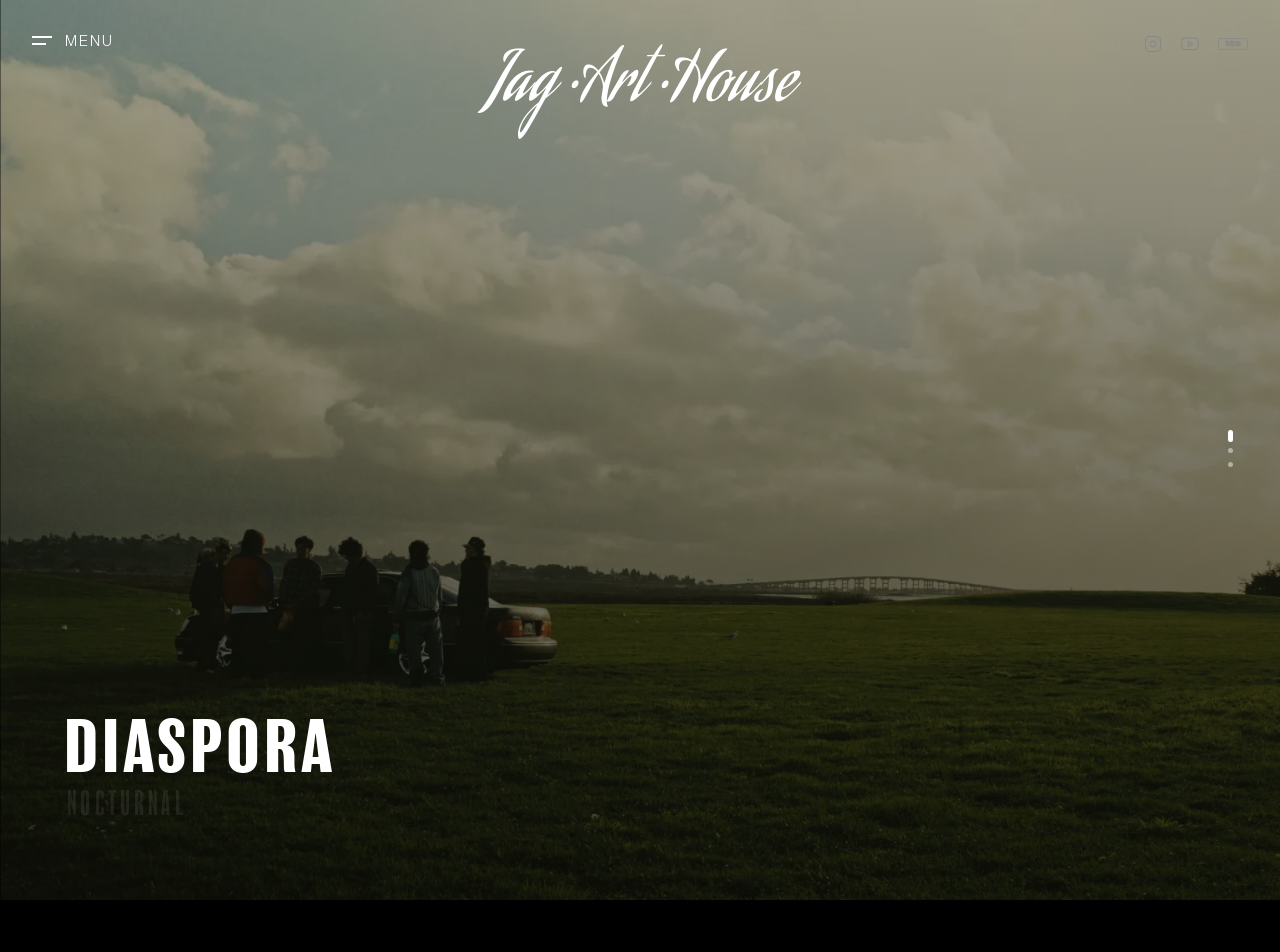
<file: index.html>
<!DOCTYPE html>
<html lang="en" class="projects-active">
<head>
    <meta charset="UTF-8">
    <meta name="viewport" content="width=device-width, initial-scale=1.0">
    <title>Jag 'Arthouse' Manalang | Bay Area &amp; LA Cinematographer</title>
    <meta name="description" content="Jag 'Arthouse' Manalang is a Bay Area and Los Angeles cinematographer creating atmospheric films, music videos, commercials, and documentaries.">
    <meta name="author" content="Jag 'Arthouse' Manalang">
    <meta name="keywords" content="Jag 'Arthouse' Manalang, Jag Art House, Bay Area cinematographer, Los Angeles cinematographer, camera operator, 1st AC, drone pilot, music videos, commercials, documentaries, visual artist">
    <meta name="robots" content="index, follow, max-image-preview:large, max-snippet:-1, max-video-preview:-1">
    <meta name="theme-color" content="#000000">
    <link rel="canonical" href="https://jagarthouse.com/">
    <link rel="me" href="https://www.instagram.com/jagarthouse/">
    <link rel="me" href="https://www.youtube.com/@jagarthouse">
    <link rel="me" href="https://www.imdb.com/name/nm18866816/">

    <!-- Open Graph / Facebook -->
    <meta property="og:type" content="website">
    <meta property="og:url" content="https://jagarthouse.com/">
    <meta property="og:title" content="Jag 'Arthouse' Manalang | Bay Area &amp; LA Cinematographer">
    <meta property="og:description" content="Jag 'Arthouse' Manalang is a Bay Area and Los Angeles cinematographer creating atmospheric films, music videos, commercials, and documentaries.">
    <meta property="og:image" content="https://jagarthouse.com/videos/CKK_party.webp">
    <meta property="og:image:alt" content="Jag Art House cinematic portfolio still">
    <meta property="og:locale" content="en_US">
    <meta property="og:site_name" content="Jag Art House">

    <!-- Twitter -->
    <meta name="twitter:card" content="summary_large_image">
    <meta name="twitter:url" content="https://jagarthouse.com/">
    <meta name="twitter:title" content="Jag 'Arthouse' Manalang | Bay Area &amp; LA Cinematographer">
    <meta name="twitter:description" content="Jag 'Arthouse' Manalang is a Bay Area and Los Angeles cinematographer creating atmospheric films, music videos, commercials, and documentaries.">
    <meta name="twitter:image" content="https://jagarthouse.com/videos/CKK_party.webp">
    <meta name="twitter:image:alt" content="Jag Art House cinematic portfolio still">

    <!-- Structured Data (JSON-LD) for Search & AI Search Engines -->
    <script type="application/ld+json">
    {
      "@context": "https://schema.org",
      "@graph": [
        {
          "@type": "Person",
          "@id": "https://jagarthouse.com/#person",
          "name": "Jag 'Arthouse' Manalang",
          "alternateName": [
            "Jag Manalang",
            "Jag Art House",
            "jagarthouse"
          ],
          "url": "https://jagarthouse.com/",
          "image": "https://jagarthouse.com/videos/CKK_party.webp",
          "jobTitle": "Cinematographer",
          "description": "Jag 'Arthouse' Manalang is a cinematographer with roots in the Bay Area and a growing presence in Los Angeles. Based in both, he creates atmospheric films across narrative, commercial, documentary, and music video work.",
          "sameAs": [
            "https://www.instagram.com/jagarthouse/",
            "https://www.youtube.com/@jagarthouse",
            "https://www.imdb.com/name/nm18866816/"
          ],
          "workLocation": [
            {
              "@type": "Place",
              "name": "Bay Area, California"
            },
            {
              "@type": "Place",
              "name": "Los Angeles, California"
            }
          ],
          "knowsAbout": [
            "Cinematography",
            "Camera Operation",
            "First Assistant Camera (1st AC)",
            "Drone Piloting",
            "Film Directing",
            "Visual Arts",
            "Cinematic Storytelling",
            "Music Videos",
            "Commercial Film",
            "Documentary Film",
            "Lighting",
            "Sony FX3",
            "Sony FX6",
            "Sony FX9",
            "RED Komodo",
            "DJI Ronin 4D"
          ],
          "hasOccupation": {
            "@type": "Occupation",
            "name": "Cinematographer",
            "occupationLocation": [
              {
                "@type": "Place",
                "name": "Bay Area, California"
              },
              {
                "@type": "Place",
                "name": "Los Angeles, California"
              }
            ]
          }
        },
        {
          "@type": "WebSite",
          "@id": "https://jagarthouse.com/#website",
          "url": "https://jagarthouse.com/",
          "name": "Jag Art House",
          "publisher": {
            "@id": "https://jagarthouse.com/#person"
          },
          "about": {
            "@id": "https://jagarthouse.com/#person"
          },
          "inLanguage": "en-US",
          "description": "Portfolio of Jag 'Arthouse' Manalang, a cinematographer based in the Bay Area and Los Angeles."
        },
        {
          "@type": "WebPage",
          "@id": "https://jagarthouse.com/#webpage",
          "url": "https://jagarthouse.com/",
          "name": "Jag 'Arthouse' Manalang | Bay Area & LA Cinematographer",
          "isPartOf": {
            "@id": "https://jagarthouse.com/#website"
          },
          "about": {
            "@id": "https://jagarthouse.com/#person"
          },
          "mainEntity": {
            "@id": "https://jagarthouse.com/#person"
          },
          "primaryImageOfPage": {
            "@id": "https://jagarthouse.com/#primaryimage"
          },
          "inLanguage": "en-US",
          "dateModified": "2026-10-20"
        },
        {
          "@type": "ImageObject",
          "@id": "https://jagarthouse.com/#primaryimage",
          "url": "https://jagarthouse.com/videos/CKK_party.webp",
          "contentUrl": "https://jagarthouse.com/videos/CKK_party.webp",
          "caption": "Jag Art House cinematic portfolio still",
          "representativeOfPage": true
        },
        {
          "@type": "CreativeWork",
          "name": "DIASPORA",
          "creator": {
            "@id": "https://jagarthouse.com/#person"
          },
          "genre": "Short Film",
          "datePublished": "2026",
          "description": "An atmospheric short film exploring displacement, identity, and personal heritage through stylized cinematography.",
          "thumbnailUrl": "https://jagarthouse.com/videos/DIASPORA_shortfilm1_thumb.webp"
        },
        {
          "@type": "CreativeWork",
          "name": "NOCTURNAL",
          "creator": {
            "@id": "https://jagarthouse.com/#person"
          },
          "genre": "Visual Art / Experimental",
          "datePublished": "2026",
          "description": "A dark, moody cinematic study of urban nightlife, high-contrast shadows, and neon aesthetics.",
          "thumbnailUrl": "https://jagarthouse.com/videos/NOCTURNAL1_thumb.webp"
        },
        {
          "@type": "CreativeWork",
          "name": "PINKWALL",
          "creator": {
            "@id": "https://jagarthouse.com/#person"
          },
          "genre": "Music Video / Fashion Film",
          "datePublished": "2026",
          "description": "A vibrant visual celebration of youthful energy, pop aesthetics, and dynamic pastel color palettes.",
          "thumbnailUrl": "https://jagarthouse.com/videos/GirlsInLA_thumb.webp"
        },
        {
          "@type": "CreativeWork",
          "name": "KILLER SERVE",
          "creator": {
            "@id": "https://jagarthouse.com/#person"
          },
          "genre": "Commercial / Sports Film",
          "datePublished": "2026",
          "description": "High-energy sports commercial cinematography capturing athletic precision, training grit, and intense movement.",
          "thumbnailUrl": "https://jagarthouse.com/videos/KillerServe_thumb.webp"
        },
        {
          "@type": "CreativeWork",
          "name": "BIGGER PROBLEMS",
          "creator": {
            "@id": "https://jagarthouse.com/#person"
          },
          "genre": "Music Video / Narrative",
          "datePublished": "2026",
          "description": "A narrative-driven music video blending intimate performances with cinematic storytelling and low-key lighting.",
          "thumbnailUrl": "https://jagarthouse.com/videos/BiggerProblems_TeYo1_thumb.webp"
        },
        {
          "@type": "CreativeWork",
          "name": "HALLOWEEKEND",
          "creator": {
            "@id": "https://jagarthouse.com/#person"
          },
          "genre": "Event / Aftermovie",
          "datePublished": "2026",
          "description": "An immersive event aftermovie capturing raw nightlife energy, stylized transitions, and party atmosphere.",
          "thumbnailUrl": "https://jagarthouse.com/videos/CKK_party.webp"
        },
        {
          "@type": "CreativeWork",
          "name": "MAGNOLIA",
          "creator": {
            "@id": "https://jagarthouse.com/#person"
          },
          "genre": "Commercial / Narrative",
          "datePublished": "2026",
          "description": "A subtle, emotive short commercial piece focusing on natural lighting, organic environments, and human connection.",
          "thumbnailUrl": "https://jagarthouse.com/videos/untitled8.webp"
        },
        {
          "@type": "CreativeWork",
          "name": "NEW NUISANCE",
          "creator": {
            "@id": "https://jagarthouse.com/#person"
          },
          "genre": "Experimental / Short Film",
          "datePublished": "2026",
          "description": "A gritty, raw low-fidelity exploration of modern urban isolation and fast-paced montage editing.",
          "thumbnailUrl": "https://jagarthouse.com/videos/untitled5_thumb.webp"
        },
        {
          "@type": "CreativeWork",
          "name": "BAD",
          "creator": {
            "@id": "https://jagarthouse.com/#person"
          },
          "genre": "Music Video",
          "datePublished": "2026",
          "description": "A highly stylized, fast-tempo music video utilizing complex choreography and dynamic tracking shots.",
          "thumbnailUrl": "https://jagarthouse.com/videos/Marado_BAD_mv1_thumb.webp"
        },
        {
          "@type": "CreativeWork",
          "name": "DOWN IN LA",
          "creator": {
            "@id": "https://jagarthouse.com/#person"
          },
          "genre": "Visual Poem",
          "datePublished": "2026",
          "description": "A nostalgic visual journey capturing the unique streets, architecture, and distinct golden light of Los Angeles.",
          "thumbnailUrl": "https://jagarthouse.com/videos/DowninLA_thumb.webp"
        },
        {
          "@type": "CreativeWork",
          "name": "SANTA SUSANA",
          "creator": {
            "@id": "https://jagarthouse.com/#person"
          },
          "genre": "Narrative / Drama",
          "datePublished": "2026",
          "description": "A cinematic short film set in dramatic desert canyon landscapes, emphasizing environmental scale and performance.",
          "thumbnailUrl": "https://jagarthouse.com/videos/untitled7.webp"
        },
        {
          "@type": "CreativeWork",
          "name": "HEIGHTS of MARINA",
          "creator": {
            "@id": "https://jagarthouse.com/#person"
          },
          "genre": "Commercial / Architectural",
          "datePublished": "2026",
          "description": "Premium promotional real estate film showcasing modern architecture, luxury interiors, and grand layouts.",
          "thumbnailUrl": "https://jagarthouse.com/videos/Diaspora_Promo_thumb.webp"
        },
        {
          "@type": "CreativeWork",
          "name": "OLDIES BUT GOLDIES",
          "creator": {
            "@id": "https://jagarthouse.com/#person"
          },
          "genre": "Visual Art / Retrospective",
          "datePublished": "2025",
          "description": "A stylized retro-graded piece paying homage to classic vintage film stocks and warm, nostalgic compositions.",
          "thumbnailUrl": "https://jagarthouse.com/videos/OldiesButGoldies_thumb.webp"
        },
        {
          "@type": "CreativeWork",
          "name": "SIMILIS",
          "creator": {
            "@id": "https://jagarthouse.com/#person"
          },
          "genre": "Short Film / Sci-Fi",
          "datePublished": "2026",
          "description": "A moody sci-fi visual short examining themes of symmetry, reflection, and human interaction.",
          "thumbnailUrl": "https://jagarthouse.com/videos/SIMILIS_thumb.webp"
        },
        {
          "@type": "CreativeWork",
          "name": "YALA Spec Ad",
          "creator": {
            "@id": "https://jagarthouse.com/#person"
          },
          "genre": "Commercial / Spec Ad",
          "datePublished": "2026",
          "description": "A sleek, spec advertisement showcasing modern lifestyle products and bold visual branding.",
          "thumbnailUrl": "https://jagarthouse.com/videos/yala_specad_thumb.webp"
        },
        {
          "@type": "CreativeWork",
          "name": "CALL ME WHEN YOU CAN",
          "creator": {
            "@id": "https://jagarthouse.com/#person"
          },
          "genre": "Narrative / Drama",
          "datePublished": "2026",
          "description": "A suspenseful and intimate narrative short focusing on isolation and telephonic conversations.",
          "thumbnailUrl": "https://jagarthouse.com/videos/untitled1_thumb.webp"
        },
        {
          "@type": "CreativeWork",
          "name": "YERBA ISLE",
          "creator": {
            "@id": "https://jagarthouse.com/#person"
          },
          "genre": "Visual Poem / Travel",
          "datePublished": "2026",
          "description": "A serene visual journey showcasing coastal environments and tranquil natural compositions.",
          "thumbnailUrl": "https://jagarthouse.com/videos/untitled2_thumb.webp"
        },
        {
          "@type": "CreativeWork",
          "name": "SAY, DELILAH",
          "creator": {
            "@id": "https://jagarthouse.com/#person"
          },
          "genre": "Music Video / Romance",
          "datePublished": "2026",
          "description": "A dreamy, romance-inspired music video utilizing soft lighting and emotional storytelling.",
          "thumbnailUrl": "https://jagarthouse.com/videos/untitled3_thumb.webp"
        },
        {
          "@type": "CreativeWork",
          "name": "JAY SOMBER of WHITHER",
          "creator": {
            "@id": "https://jagarthouse.com/#person"
          },
          "genre": "Portrait / Documentary",
          "datePublished": "2026",
          "description": "An intimate documentary portrait of artist Jay Somber detailing creative processes.",
          "thumbnailUrl": "https://jagarthouse.com/videos/untitled4_thumb.webp"
        },
        {
          "@type": "CreativeWork",
          "name": "MARADO PreVis",
          "creator": {
            "@id": "https://jagarthouse.com/#person"
          },
          "genre": "Behind the Scenes / Pre-visualization",
          "datePublished": "2026",
          "description": "Behind-the-scenes layout planning and early visual concept tests.",
          "thumbnailUrl": "https://jagarthouse.com/videos/Marado_MV_test_thumb.webp"
        },
        {
          "@type": "CreativeWork",
          "name": "DIASPORA PreVis",
          "creator": {
            "@id": "https://jagarthouse.com/#person"
          },
          "genre": "Behind the Scenes / Pre-visualization",
          "datePublished": "2026",
          "description": "Early shot-composition drafting and location test reel.",
          "thumbnailUrl": "https://jagarthouse.com/videos/Diaspora_PreVis_thumb.webp"
        }
      ]
    }
    </script>

    <link rel="stylesheet" href="css/style.css">
    <!-- Google tag (gtag.js) -->
    <script async src="https://www.googletagmanager.com/gtag/js?id=G-RLBW42KJ6Z"></script>
    <script>
        window.dataLayer = window.dataLayer || [];
        function gtag(){dataLayer.push(arguments);}
        gtag('js', new Date());

        gtag('config', 'G-RLBW42KJ6Z');
    </script>
</head>
<body class="projects-active">
    <!-- Menu Toggle Button -->
    <button id="menu-toggle" aria-label="Toggle Navigation">
        <span class="toggle-icon">
            <span class="line line-1"></span>
            <span class="line line-2"></span>
        </span>
        <span class="toggle-text">MENU</span>
    </button>

    <!-- Off-Canvas Sidebar Drawer -->
    <div id="menu-drawer">
        <nav class="drawer-nav">
            <ul class="drawer-links">
                <li style="--index: 1;"><a href="#projects" class="drawer-link">PROJECTS</a></li>
                <li style="--index: 2;"><a href="#all-films" class="drawer-link">ALL FILMS</a></li>
                <li style="--index: 3;"><a href="#about" class="drawer-link">ABOUT ME</a></li>
                <li style="--index: 4;"><a href="#contact" class="drawer-link">CONTACT</a></li>
            </ul>
        </nav>
    </div>

    <header>
        <nav>
            <!-- The spacing is intentional for jag art house  -->
            <div class="logo">Jag ·Art ·House</div> 
            <div class="header-contacts">
                <a href="https://www.instagram.com/jagarthouse/" target="_blank" rel="noopener noreferrer" class="header-contact-link" aria-label="Instagram">
                    <svg viewBox="0 0 24 24" fill="none" stroke="currentColor" stroke-width="1.5" stroke-linecap="round" stroke-linejoin="round">
                        <rect x="2" y="2" width="20" height="20" rx="5" ry="5"></rect>
                        <path d="M16 11.37A4 4 0 1 1 12.63 8 4 4 0 0 1 16 11.37z"></path>
                        <line x1="17.5" y1="6.5" x2="17.51" y2="6.5"></line>
                    </svg>
                </a>

                <a href="https://www.youtube.com/@jagarthouse" target="_blank" rel="noopener noreferrer" class="header-contact-link" aria-label="YouTube">
                    <svg viewBox="0 0 24 24" fill="none" stroke="currentColor" stroke-width="1.5" stroke-linecap="round" stroke-linejoin="round">
                        <path d="M22.54 6.42a2.78 2.78 0 0 0-1.94-2C18.88 4 12 4 12 4s-6.88 0-8.6.46a2.78 2.78 0 0 0-1.94 2a29 29 0 0 0-1.94 2A29 29 0 0 0 1 11.75a29 29 0 0 0 .46 5.33A2.78 2.78 0 0 0 3.4 19c1.72.46 8.6.46 8.6.46s6.88 0 8.6-.46a2.78 2.78 0 0 0 1.94-2 29 29 0 0 0 .46-5.25 29 29 0 0 0-.46-5.33z"></path>
                        <polygon points="9.75 15.02 15.5 11.75 9.75 8.48 9.75 15.02"></polygon>
                    </svg>
                </a>
                <a href="https://www.imdb.com/name/nm18866816/?ref_=ext_shr_sms" target="_blank" rel="noopener noreferrer" class="header-contact-link" aria-label="View Jag Manalang on IMDb">
                    <svg class="imdb-logo" viewBox="0 0 72 28" aria-hidden="true">
                        <rect x="1" y="1" width="70" height="26" rx="2"></rect>
                        <text x="36" y="19" text-anchor="middle">IMDb</text>
                    </svg>
                </a>
            </div>
        </nav>
    </header>

    <main>
        <noscript>
            <section class="noscript-section" style="padding: 40px; max-width: 800px; margin: 0 auto; font-family: sans-serif; color: #fff;">
                <h2>Films Portfolio Directory</h2>
                <p>A list of creative works by film director and cinematographer Jag Manalang. For the full interactive gallery experience, please enable JavaScript.</p>
                <h2>About Jag 'Arthouse' Manalang</h2>
                <p>Jag 'Arthouse' Manalang is a cinematographer with roots in the Bay Area and a growing presence in Los Angeles. Based in both, he creates atmospheric films across narrative, commercial, documentary, and music video work.</p>
                <p>He works fluidly as a 1st AC, camera operator, or drone pilot, bringing technical command across camera and lighting from prep through execution.</p>
                <p>With 50+ releases across Instagram, YouTube, and Vimeo, Jag has worked with over five clients, delivered two music videos, and created distinctive promotional films for an independent barber—work that helped drive a substantial increase in viewership.</p>
                <p>Gear used: Sony FX3, FX6, and FX9; RED Komodo; DJI Ronin 4D, Mini 3, Mini 4K, and RS gimbals; Steadicam. <a href="https://www.imdb.com/name/nm18866816/" target="_blank" rel="noopener noreferrer">View Jag on IMDb.</a></p>
                <ul style="line-height: 1.35;">
                    <li><strong>DIASPORA (Short Film, 2026)</strong> - An atmospheric short film exploring displacement, identity, and personal heritage.</li>
                    <li><strong>NOCTURNAL (Visual Art, 2026)</strong> - A dark, moody cinematic study of urban nightlife and high-contrast composition.</li>
                    <li><strong>PINKWALL (Music Video, 2026)</strong> - A vibrant music video/fashion film exploring youth culture and pop color styles.</li>
                    <li><strong>KILLER SERVE (Commercial, 2026)</strong> - High-energy sports commercial showcasing athletic action and precision.</li>
                    <li><strong>BIGGER PROBLEMS (Music Video, 2026)</strong> - A narrative music video blending intimate performances with dramatic lighting.</li>
                    <li><strong>HALLOWEEKEND (Event, 2026)</strong> - High-energy event aftermovie capturing nighttime party vibes.</li>
                    <li><strong>MAGNOLIA (Commercial, 2026)</strong> - Emotive short commercial focusing on natural aesthetics and human emotion.</li>
                    <li><strong>NEW NUISANCE (Experimental, 2026)</strong> - A gritty, low-fidelity film study of urban isolation.</li>
                    <li><strong>BAD (Music Video, 2026)</strong> - Stylish music video using fast camera movements and choreography.</li>
                    <li><strong>DOWN IN LA (Visual Poem, 2026)</strong> - A visual poem capturing architectural landscapes and warm tones in Los Angeles.</li>
                    <li><strong>SANTA SUSANA (Short Film, 2026)</strong> - A dramatic narrative short set against vast nature backgrounds.</li>
                    <li><strong>HEIGHTS of MARINA (Commercial, 2026)</strong> - Real estate commercial showing interior design and fluid camera movement.</li>
                    <li><strong>OLDIES BUT GOLDIES (Visual Art, 2025)</strong> - Nostalgic retrospective styled with classic vintage color grading.</li>
                    <li><strong>SIMILIS (Short Film, 2026)</strong> - Moody science fiction short focusing on geometric patterns and reflection.</li>
                    <li><strong>YALA Spec Ad (Commercial, 2026)</strong> - A modern product spec commercial highlighting visual contrast.</li>
                    <li><strong>CALL ME WHEN YOU CAN (Short Film, 2026)</strong> - Tension-filled short thriller revolving around a telephone call.</li>
                    <li><strong>YERBA ISLE (Visual Poem, 2026)</strong> - Clean landscape shots capturing coastal imagery and relaxation.</li>
                    <li><strong>SAY, DELILAH (Music Video, 2026)</strong> - A narrative-focused music video showcasing romantic storytelling.</li>
                    <li><strong>JAY SOMBER of WHITHER (Portrait, 2026)</strong> - Documentary interview exploring visual artwork design.</li>
                    <li><strong>MARADO PreVis (Pre-visualization, 2026)</strong> - Behind-the-scenes layout planning and early visual concept tests.</li>
                    <li><strong>DIASPORA PreVis (Pre-visualization, 2026)</strong> - Early shot-composition drafting and location test reel.</li>
                </ul>
            </section>
        </noscript>

        <!-- Slideshow/Hero Section (Projects View) -->
        <section id="projects-view" class="hero view active">
            <div class="video-container">
                <img id="film-poster" src="videos/CKK_party.webp" alt="Jag Art House cinematic portfolio still">
                <video id="film-video" autoplay loop muted playsinline></video>
            </div>
            <div class="overlay"></div>
            <div id="film-snap-track" class="film-snap-track" role="region" aria-label="Film slideshow" tabindex="0"></div>
            <nav id="film-pagination" class="film-pagination" aria-label="Film pages"></nav>
            
            <div class="films-container">
                <!-- Film content will be dynamically injected here -->
            </div>
        </section>

        <!-- All Films Grid Section -->
        <section id="all-films-view" class="view">
            <div class="all-films-container">
                <div class="all-films-header">
                    <h1 class="page-title"><span class="stylized-a">A</span>LL FILMS</h1>
                    <div class="sort-navigation">
                        <span class="sort-label">SORT BY:</span>
                        <button class="sort-btn is-active" data-sort="newest">NEWEST</button>
                        <button class="sort-btn" data-sort="alphabetical">A-Z</button>
                    </div>
                </div>
                <div class="all-films-grid">
                    <!-- Film cards will be dynamically injected here -->
                </div>
            </div>
        </section>

        <!-- About Me Section -->
        <section id="about-view" class="view">
            <div class="about-container">
                <h1 class="page-title"><span class="stylized-a">A</span>BOUT ME</h1>
                <div class="about-content">
                    <p class="lead-text"><strong><em>Jag 'Arthouse' Manalang is a cinematographer who moved from the Bay Area to LA.</em></strong></p>
                    <p>He visualizes untold personal stories based on his memories into atmospheric experiences, emphasizing a humanistic sonder as he pushes camerawork to new heights.</p>
                    <p>Jag brings technical command across camera and lighting, working fluidly as a 1st AC, camera operator, or drone pilot. His range adds value from prep through execution in narrative, commercial, and documentary work.</p>
                    <p>With 50+ releases across Instagram, YouTube, and Vimeo, Jag has worked with over five clients, delivered two music videos, and created distinctive promotional films for an independent barber—work that helped drive a substantial increase in viewership. With roots in the Bay Area and a growing presence in LA, he is based in both.</p>
                    <p class="bio-quote">‘One day I hope my visual art will immerse you in the feeling of nostalgia’</p>
                    <div class="gear-section">
                        <h2>Gear Used</h2>
                        <ul class="gear-list">
                            <li><strong>Sony:</strong> FX3, FX6, FX9</li>
                            <li><strong>RED:</strong> Komodo</li>
                            <li><strong>DJI:</strong> Ronin 4D, Mini 3, Mini 4K, RS gimbals</li>
                            <li>Steadicam</li>
                        </ul>
                    </div>

                </div>
            </div>
        </section>

        <!-- Contact Section -->
        <section id="contact-view" class="view">
            <div class="contact-container">
                <h1 class="page-title"><span class="stylized-a">C</span>ONTACT</h1>
                <div class="contact-content">
                    <div class="contact-socials">
                        <a href="https://www.instagram.com/jagarthouse/" target="_blank" rel="noopener noreferrer" class="contact-social-link">
                            <span class="contact-social-name">INSTAGRAM</span>
                            <span class="contact-social-handle">@jagarthouse <span aria-hidden="true">↗</span></span>
                        </a>
                        <a href="https://www.youtube.com/@jagarthouse" target="_blank" rel="noopener noreferrer" class="contact-social-link">
                            <span class="contact-social-name">YOUTUBE</span>
                            <span class="contact-social-handle">@jagarthouse <span aria-hidden="true">↗</span></span>
                        </a>
                        <a href="https://www.imdb.com/name/nm18866816/?ref_=ext_shr_sms" target="_blank" rel="noopener noreferrer" class="contact-social-link">
                            <span class="contact-social-name">IMDB</span>
                            <span class="contact-social-handle">Jag Arthouse <span aria-hidden="true">↗</span></span>
                        </a>
                    </div>
                </div>
            </div>
        </section>
    </main>

    <footer>
        <p>© MMXXVI, jag·art·house | For Motion Picture Purposes Only</p>
    </footer>

    <script src="js/main.js" defer></script>
</body>
</html>
</file>
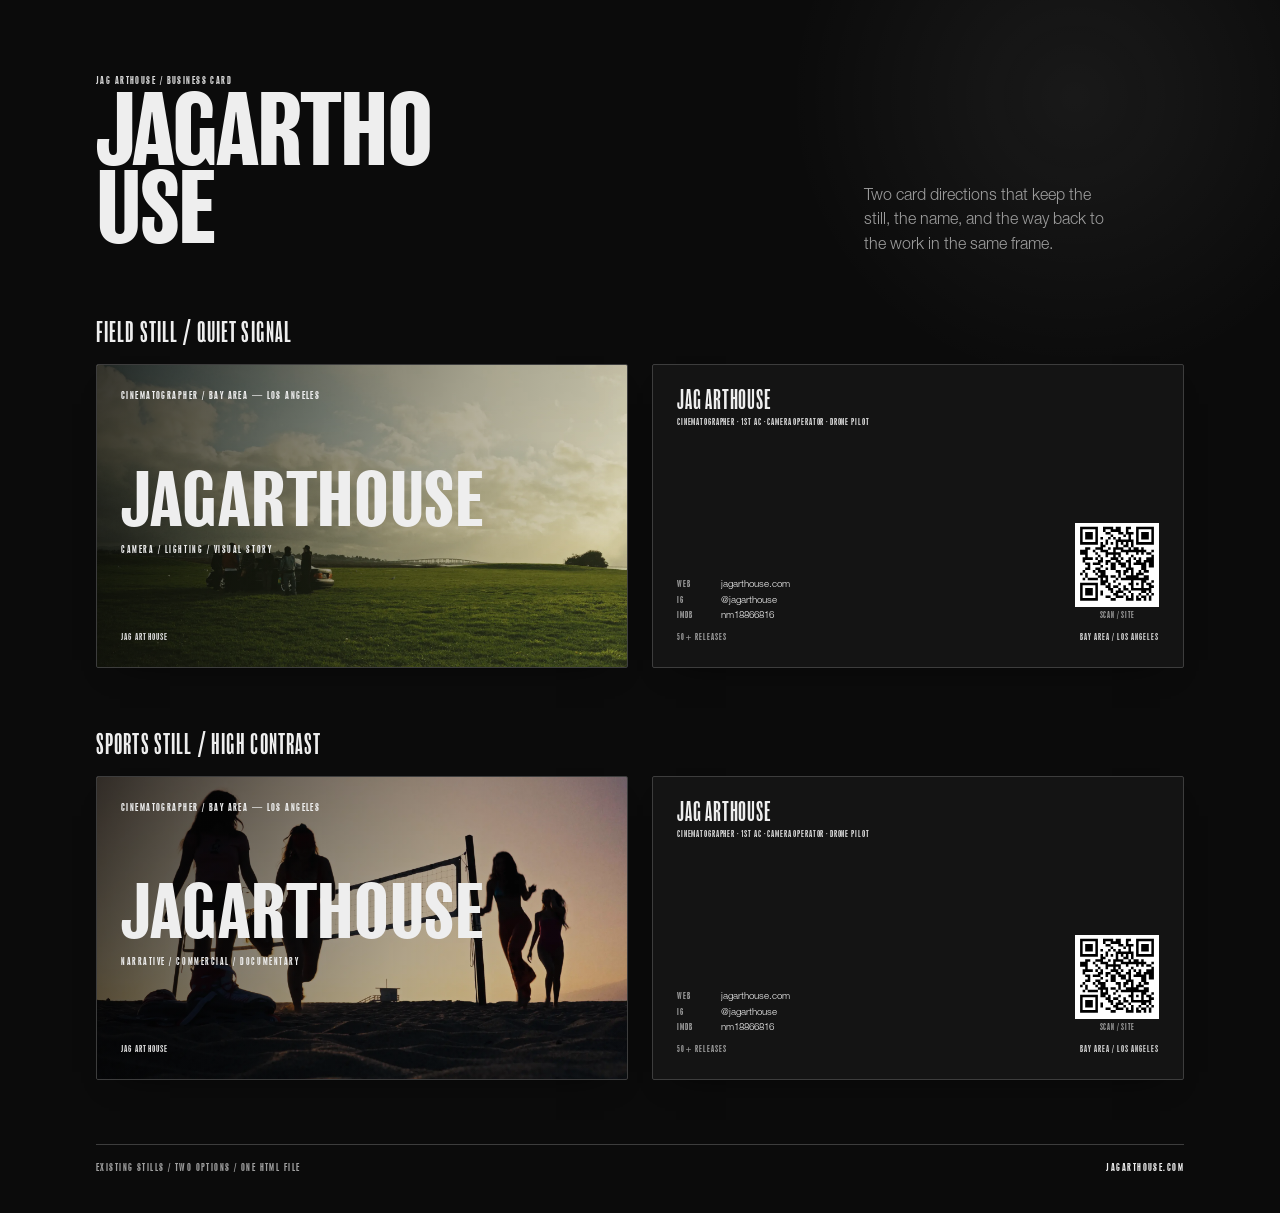
<file: business-card.html>
<!DOCTYPE html>
<html lang="en">
<head>
    <meta charset="UTF-8">
    <meta name="viewport" content="width=device-width, initial-scale=1, viewport-fit=cover">
    <meta name="description" content="Business card directions for Jag Arthouse, a cinematographer based in the Bay Area and Los Angeles.">
    <title>Jag Arthouse — Business Card Directions</title>
    <style>
        /* Hallmark · pre-emit critique: Philosophy 5 · Hierarchy 5 · Execution 5 · Specificity 5 · Restraint 5 · Variety 5 */
        /* Hallmark · component: business-card set · genre: atmospheric · theme: Midnight
         * states: default · hover · focus-visible · active · disabled · loading · error · success
         */
        @font-face {
            font-family: 'BalboaExtraBlack';
            src: url('fonts/Balboa_ExtraBlack.ttf') format('truetype');
            font-weight: 900;
            font-style: normal;
            font-display: swap;
        }

        @font-face {
            font-family: 'BalboaExtraCondensed';
            src: url('fonts/Balboa_ExtraCondensed.otf') format('opentype');
            font-weight: 400;
            font-style: normal;
            font-display: swap;
        }

        @font-face {
            font-family: 'SwissRegular';
            src: url('fonts/Swiss_Regular.otf') format('opentype');
            font-weight: 400;
            font-style: normal;
            font-display: swap;
        }

        @font-face {
            font-family: 'HelveticaNeueLight';
            src: url('fonts/HelveticaNeueLTW0545Light.otf') format('opentype');
            font-weight: 300;
            font-style: normal;
            font-display: swap;
        }

        :root {
            --color-paper: oklch(15% 0 0);
            --color-paper-raised: oklch(19% 0 0);
            --color-paper-deep: oklch(11% 0 0);
            --color-ink: oklch(95% 0 0);
            --color-ink-dark: oklch(14% 0 0);
            --color-muted: oklch(70% 0 0);
            --color-rule: oklch(36% 0 0);
            --color-accent: oklch(88% 0 0);
            --color-focus: oklch(100% 0 0);
            --color-bloom: oklch(100% 0 0 / 0.06);
            --color-overlay: oklch(10% 0 0 / 0.78);
            --color-overlay-soft: oklch(10% 0 0 / 0.28);
            --color-overlay-clear: oklch(10% 0 0 / 0.04);
            --color-qr-paper: oklch(100% 0 0);
            --color-qr-ink: oklch(0% 0 0);

            --font-display: 'BalboaExtraBlack', Impact, sans-serif;
            --font-condensed: 'BalboaExtraCondensed', 'Arial Narrow', sans-serif;
            --font-body: 'SwissRegular', 'Helvetica Neue', sans-serif;
            --font-light: 'HelveticaNeueLight', 'Helvetica Neue', sans-serif;

            --space-2xs: 0.25rem;
            --space-xs: 0.5rem;
            --space-sm: 0.75rem;
            --space-md: 1rem;
            --space-lg: 1.5rem;
            --space-xl: 2.5rem;
            --space-2xl: 4rem;

            --radius-sm: 0.125rem;
            --ease-out: cubic-bezier(0.16, 1, 0.3, 1);
            --dur-micro: 120ms;
            --dur-short: 220ms;
            --shadow-card: 0 1rem 2rem -1.5rem oklch(5% 0 0 / 0.8);
            --z-base: 1;
            --z-raised: 10;
        }

        *,
        *::before,
        *::after {
            box-sizing: border-box;
        }

        html,
        body {
            overflow-x: clip;
        }

        html {
            background: var(--color-paper);
            color-scheme: dark;
        }

        body {
            min-height: 100dvh;
            margin: 0;
            background:
                radial-gradient(circle at 84% 8%, var(--color-bloom), transparent 18rem),
                var(--color-paper);
            color: var(--color-ink);
            font-family: var(--font-light);
            font-size: 1rem;
            line-height: 1.5;
        }

        a {
            color: inherit;
        }

        .page-shell {
            width: 100%;
            max-width: 76rem;
            margin-inline: auto;
            padding: var(--space-2xl) clamp(var(--space-md), 5vw, var(--space-2xl)) var(--space-xl);
        }

        .page-header {
            display: grid;
            grid-template-columns: minmax(0, 1fr) minmax(12rem, 20rem);
            gap: var(--space-xl);
            align-items: end;
            margin-bottom: var(--space-2xl);
        }

        .kicker,
        .card-corner,
        .card-role,
        .contact-label,
        .qr-label,
        .page-footer {
            font-family: var(--font-body);
            font-size: 0.64rem;
            letter-spacing: 0.14em;
            line-height: 1.2;
            text-transform: uppercase;
        }

        .kicker {
            margin-bottom: var(--space-sm);
            color: var(--color-accent);
        }

        h1 {
            max-width: 8ch;
            margin: 0;
            color: var(--color-ink);
            font-family: var(--font-display);
            font-size: clamp(3rem, 8vw, 6rem);
            font-weight: 900;
            letter-spacing: -0.02em;
            line-height: 0.82;
            overflow-wrap: anywhere;
        }

        .header-note {
            max-width: 28ch;
            margin: 0;
            color: var(--color-muted);
            font-size: 1rem;
            line-height: 1.55;
        }

        .concept-list {
            display: grid;
            gap: var(--space-2xl);
        }

        .concept {
            display: grid;
            gap: var(--space-md);
        }

        .concept-header {
            display: flex;
            justify-content: flex-start;
            gap: var(--space-md);
            align-items: baseline;
            min-width: 0;
        }

        .concept-title {
            margin: 0;
            color: var(--color-ink);
            font-family: var(--font-condensed);
            font-size: clamp(1.25rem, 2.5vw, 1.75rem);
            font-weight: 400;
            letter-spacing: 0.04em;
            line-height: 1;
            text-align: left;
            text-transform: uppercase;
            overflow-wrap: anywhere;
        }

        .card-pair {
            display: grid;
            grid-template-columns: repeat(2, minmax(0, 1fr));
            gap: var(--space-lg);
            align-items: start;
        }

        .card {
            position: relative;
            display: flex;
            min-width: 0;
            aspect-ratio: 7 / 4;
            overflow: hidden;
            isolation: isolate;
            border: 1px solid var(--color-rule);
            border-radius: var(--radius-sm);
            box-shadow: var(--shadow-card);
        }

        .card--front {
            flex-direction: column;
            justify-content: space-between;
            padding: var(--space-lg);
            background-color: var(--color-paper-deep);
            background-position: center;
            background-size: cover;
        }

        .card--front::after {
            position: absolute;
            inset: 0;
            z-index: -1;
            background: linear-gradient(112deg, var(--color-overlay) 0%, var(--color-overlay-soft) 58%, var(--color-overlay-clear) 100%);
            content: "";
        }

        .card--diaspora {
            background-image: url('videos/DIASPORA_shortfilm1.webp');
        }

        .card--killer {
            background-image: url('videos/killerserve.webp');
            background-position: center;
        }

        .card-corner {
            position: relative;
            z-index: var(--z-raised);
            color: var(--color-ink);
            white-space: nowrap;
        }

        .front-lockup {
            position: relative;
            z-index: var(--z-raised);
            display: grid;
            gap: var(--space-xs);
            align-content: end;
            min-width: 0;
        }

        .front-wordmark {
            display: block;
            color: var(--color-ink);
            font-family: var(--font-display);
            font-size: clamp(2rem, 6vw, 4.5rem);
            font-weight: 900;
            letter-spacing: 0.01em;
            line-height: 0.8;
            white-space: nowrap;
        }

        .card-role {
            color: var(--color-ink);
            font-size: 0.6rem;
            letter-spacing: 0.16em;
            white-space: nowrap;
        }

        .front-credit {
            position: relative;
            z-index: var(--z-raised);
            display: flex;
            justify-content: space-between;
            gap: var(--space-sm);
            color: var(--color-ink);
            font-family: var(--font-body);
            font-size: 0.56rem;
            letter-spacing: 0.12em;
            line-height: 1.2;
            text-transform: uppercase;
        }

        .front-credit span:last-child {
            color: var(--color-accent);
            text-align: right;
        }

        .card--back {
            display: grid;
            grid-template-columns: minmax(0, 1fr) auto;
            grid-template-rows: auto minmax(0, 1fr) auto;
            gap: var(--space-sm) var(--space-md);
            padding: var(--space-lg);
            background: var(--color-paper-raised);
            color: var(--color-ink);
        }

        .back-heading {
            grid-column: 1 / -1;
            display: grid;
            gap: var(--space-2xs);
            min-width: 0;
        }

        .back-name {
            color: var(--color-ink);
            font-family: var(--font-condensed);
            font-size: clamp(1.2rem, 2.4vw, 1.65rem);
            font-weight: 400;
            letter-spacing: 0.03em;
            line-height: 0.92;
            text-transform: uppercase;
        }

        .back-role {
            color: var(--color-accent);
            font-family: var(--font-body);
            font-size: 0.54rem;
            letter-spacing: 0.1em;
            line-height: 1.25;
            text-transform: uppercase;
        }

        .contact-stack {
            display: grid;
            align-content: end;
            gap: var(--space-2xs);
            min-width: 0;
        }

        .contact-line {
            display: grid;
            grid-template-columns: 2.25rem minmax(0, 1fr);
            gap: var(--space-xs);
            align-items: baseline;
            min-width: 0;
            font-size: 0.61rem;
            line-height: 1.2;
        }

        .contact-label {
            color: var(--color-muted);
            font-size: 0.54rem;
            letter-spacing: 0.1em;
        }

        .contact-line a {
            min-width: 0;
            overflow: hidden;
            color: var(--color-ink);
            text-decoration: none;
            text-overflow: ellipsis;
            white-space: nowrap;
        }

        .contact-line a:hover {
            color: var(--color-accent);
        }

        .contact-line a:focus-visible,
        .qr-link:focus-visible {
            outline: 2px solid var(--color-focus);
            outline-offset: 3px;
        }

        .contact-line a:active,
        .qr-link:active {
            color: var(--color-accent);
        }

        .qr-link {
            display: grid;
            justify-items: center;
            align-content: start;
            align-self: end;
            justify-self: end;
            gap: var(--space-2xs);
            width: clamp(4.5rem, 12vw, 5.25rem);
            color: var(--color-ink);
            text-decoration: none;
        }

        .qr-code {
            display: block;
            width: 100%;
            height: auto;
            aspect-ratio: 1;
            background: var(--color-qr-paper);
        }

        .qr-label {
            color: var(--color-muted);
            font-size: 0.5rem;
            letter-spacing: 0.1em;
            white-space: nowrap;
        }

        .back-footer {
            grid-column: 1 / -1;
            display: flex;
            justify-content: space-between;
            gap: var(--space-sm);
            color: var(--color-muted);
            font-family: var(--font-body);
            font-size: 0.52rem;
            letter-spacing: 0.12em;
            line-height: 1.2;
            text-transform: uppercase;
        }

        .back-footer span:last-child {
            color: var(--color-accent);
            text-align: right;
        }

        .page-footer {
            display: flex;
            justify-content: space-between;
            gap: var(--space-md);
            margin-top: var(--space-2xl);
            padding-top: var(--space-md);
            border-top: 1px solid var(--color-rule);
            color: var(--color-muted);
        }

        .page-footer a {
            color: var(--color-ink);
            text-decoration: none;
        }

        .page-footer a:hover {
            color: var(--color-accent);
        }

        .page-footer a:focus-visible {
            outline: 2px solid var(--color-focus);
            outline-offset: 3px;
        }

        .qr-defs {
            position: absolute;
            width: 0;
            height: 0;
            overflow: hidden;
        }

        @media (hover: hover) and (pointer: fine) {
            .card {
                transition: transform var(--dur-short) var(--ease-out);
            }

            .card:hover {
                transform: translateY(-2px);
            }
        }

        @media (max-width: 44rem) {
            .page-shell {
                padding-top: var(--space-xl);
            }

            .page-header {
                grid-template-columns: 1fr;
                gap: var(--space-lg);
                margin-bottom: var(--space-xl);
            }

            h1 {
                max-width: 7ch;
            }

            .concept-header {
                align-items: start;
                flex-direction: column;
                gap: var(--space-xs);
            }

            .concept-title {
                text-align: left;
            }

            .card-pair {
                grid-template-columns: minmax(0, 1fr);
            }
        }

        @media (max-width: 22rem) {
            .page-shell {
                padding-inline: var(--space-sm);
            }

            .card--front,
            .card--back {
                padding: var(--space-md);
            }

            .front-wordmark {
                font-size: 2rem;
            }

            .back-name {
                font-size: 1.15rem;
            }

            .contact-line {
                font-size: 0.57rem;
            }

            .qr-code {
                width: 3.55rem;
            }

            .qr-link {
                width: 4.05rem;
            }
        }

        @media (prefers-reduced-motion: reduce) {
            *,
            *::before,
            *::after {
                animation-duration: 150ms !important;
                animation-iteration-count: 1 !important;
                transition-duration: 150ms !important;
            }
        }

        @media print {
            @page {
                size: Letter;
                margin: 0.5in;
            }

            html {
                background: var(--color-qr-paper);
            }

            body {
                min-height: auto;
                background: var(--color-qr-paper);
                color: var(--color-ink-dark);
                print-color-adjust: exact;
                -webkit-print-color-adjust: exact;
            }

            .page-shell {
                max-width: none;
                padding: 0;
            }

            .page-header,
            .page-footer,
            .concept-header {
                display: none;
            }

            .concept-list {
                display: grid;
                grid-template-columns: 1fr;
                gap: var(--space-xl) var(--space-md);
            }

            .concept {
                gap: 0;
                break-inside: avoid;
            }

            .card-pair {
                gap: var(--space-sm);
            }

            .card {
                width: 3.5in;
                box-shadow: none;
                break-inside: avoid;
            }
        }
    </style>
</head>
<body>
    <svg class="qr-defs" aria-hidden="true" focusable="false">
        <defs>
            <symbol id="jag-site-qr" viewBox="0 0 33 33">
                <rect x="0" y="0" width="33" height="33" fill="var(--color-qr-paper)"></rect>
                <g transform="translate(2 2)">
                <path d="M0,0h1M1,0h1M2,0h1M3,0h1M4,0h1M5,0h1M6,0h1M9,0h1M10,0h1M11,0h1M12,0h1M14,0h1M15,0h1M18,0h1M19,0h1M22,0h1M23,0h1M24,0h1M25,0h1M26,0h1M27,0h1M28,0h1M0,1h1M6,1h1M9,1h1M12,1h1M13,1h1M14,1h1M15,1h1M18,1h1M22,1h1M28,1h1M0,2h1M2,2h1M3,2h1M4,2h1M6,2h1M10,2h1M11,2h1M15,2h1M16,2h1M18,2h1M19,2h1M20,2h1M22,2h1M24,2h1M25,2h1M26,2h1M28,2h1M0,3h1M2,3h1M3,3h1M4,3h1M6,3h1M12,3h1M17,3h1M19,3h1M22,3h1M24,3h1M25,3h1M26,3h1M28,3h1M0,4h1M2,4h1M3,4h1M4,4h1M6,4h1M8,4h1M11,4h1M13,4h1M15,4h1M19,4h1M22,4h1M24,4h1M25,4h1M26,4h1M28,4h1M0,5h1M6,5h1M10,5h1M14,5h1M15,5h1M16,5h1M17,5h1M18,5h1M19,5h1M20,5h1M22,5h1M28,5h1M0,6h1M1,6h1M2,6h1M3,6h1M4,6h1M5,6h1M6,6h1M8,6h1M10,6h1M12,6h1M14,6h1M16,6h1M18,6h1M20,6h1M22,6h1M23,6h1M24,6h1M25,6h1M26,6h1M27,6h1M28,6h1M8,7h1M9,7h1M14,7h1M17,7h1M18,7h1M20,7h1M2,8h1M3,8h1M6,8h1M7,8h1M8,8h1M11,8h1M13,8h1M14,8h1M15,8h1M16,8h1M19,8h1M21,8h1M22,8h1M24,8h1M0,9h1M1,9h1M2,9h1M5,9h1M8,9h1M9,9h1M10,9h1M13,9h1M16,9h1M17,9h1M18,9h1M19,9h1M20,9h1M21,9h1M22,9h1M23,9h1M24,9h1M25,9h1M28,9h1M0,10h1M1,10h1M2,10h1M6,10h1M10,10h1M11,10h1M12,10h1M13,10h1M14,10h1M15,10h1M18,10h1M22,10h1M24,10h1M26,10h1M27,10h1M2,11h1M7,11h1M10,11h1M13,11h1M15,11h1M20,11h1M28,11h1M1,12h1M2,12h1M3,12h1M4,12h1M6,12h1M8,12h1M12,12h1M13,12h1M14,12h1M16,12h1M19,12h1M21,12h1M23,12h1M26,12h1M27,12h1M28,12h1M1,13h1M7,13h1M8,13h1M10,13h1M11,13h1M14,13h1M15,13h1M18,13h1M19,13h1M22,13h1M23,13h1M25,13h1M26,13h1M27,13h1M28,13h1M2,14h1M3,14h1M5,14h1M6,14h1M7,14h1M10,14h1M12,14h1M13,14h1M15,14h1M16,14h1M17,14h1M19,14h1M21,14h1M22,14h1M23,14h1M24,14h1M25,14h1M27,14h1M28,14h1M3,15h1M8,15h1M12,15h1M13,15h1M16,15h1M17,15h1M19,15h1M24,15h1M25,15h1M27,15h1M28,15h1M2,16h1M3,16h1M6,16h1M7,16h1M10,16h1M12,16h1M13,16h1M18,16h1M19,16h1M20,16h1M24,16h1M25,16h1M1,17h1M5,17h1M7,17h1M8,17h1M9,17h1M14,17h1M15,17h1M17,17h1M18,17h1M20,17h1M23,17h1M25,17h1M26,17h1M0,18h1M2,18h1M6,18h1M8,18h1M9,18h1M15,18h1M17,18h1M20,18h1M22,18h1M23,18h1M24,18h1M2,19h1M7,19h1M8,19h1M9,19h1M10,19h1M12,19h1M13,19h1M15,19h1M18,19h1M19,19h1M20,19h1M21,19h1M22,19h1M25,19h1M26,19h1M1,20h1M3,20h1M4,20h1M5,20h1M6,20h1M8,20h1M10,20h1M14,20h1M16,20h1M17,20h1M18,20h1M19,20h1M20,20h1M21,20h1M22,20h1M23,20h1M24,20h1M25,20h1M26,20h1M8,21h1M9,21h1M10,21h1M13,21h1M20,21h1M24,21h1M25,21h1M28,21h1M0,22h1M1,22h1M2,22h1M3,22h1M4,22h1M5,22h1M6,22h1M8,22h1M9,22h1M11,22h1M15,22h1M19,22h1M20,22h1M22,22h1M24,22h1M26,22h1M27,22h1M0,23h1M6,23h1M10,23h1M11,23h1M13,23h1M14,23h1M17,23h1M20,23h1M24,23h1M27,23h1M28,23h1M0,24h1M2,24h1M3,24h1M4,24h1M6,24h1M11,24h1M12,24h1M15,24h1M17,24h1M18,24h1M20,24h1M21,24h1M22,24h1M23,24h1M24,24h1M25,24h1M26,24h1M27,24h1M0,25h1M2,25h1M3,25h1M4,25h1M6,25h1M8,25h1M12,25h1M14,25h1M15,25h1M16,25h1M19,25h1M24,25h1M25,25h1M27,25h1M0,26h1M2,26h1M3,26h1M4,26h1M6,26h1M8,26h1M13,26h1M14,26h1M17,26h1M20,26h1M23,26h1M26,26h1M28,26h1M0,27h1M6,27h1M10,27h1M11,27h1M14,27h1M15,27h1M16,27h1M18,27h1M20,27h1M22,27h1M24,27h1M25,27h1M27,27h1M0,28h1M1,28h1M2,28h1M3,28h1M4,28h1M5,28h1M6,28h1M12,28h1M13,28h1M18,28h1M19,28h1M20,28h1M22,28h1M23,28h1M25,28h1M27,28h1" fill="none" stroke="var(--color-qr-ink)" stroke-width="1" stroke-linecap="butt"></path>
                </g>
            </symbol>
        </defs>
    </svg>

    <main class="page-shell">
        <header class="page-header">
            <div>
            <p class="kicker">Jag Arthouse / business card</p>
            <h1>JAGARTHOUSE</h1>
        </div>
            <p class="header-note">Two card directions that keep the still, the name, and the way back to the work in the same frame.</p>
        </header>

        <section class="concept-list" aria-label="Business card concepts">
            <article class="concept">
                <header class="concept-header">
                    <h2 class="concept-title">Field still / quiet signal</h2>
                </header>
                <div class="card-pair">
                    <div class="card card--front card--diaspora" aria-label="Front of the Field still business card">
                        <span class="card-corner">Cinematographer / Bay Area — Los Angeles</span>
                        <div class="front-lockup">
                            <span class="front-wordmark">JAGARTHOUSE</span>
                            <span class="card-role">Camera / lighting / visual story</span>
                        </div>
                        <div class="front-credit">
                            <span>Jag Arthouse</span>
                        </div>
                    </div>
                    <div class="card card--back" aria-label="Back of the Field still business card">
                        <div class="back-heading">
                            <span class="back-name">Jag Arthouse</span>
                            <span class="back-role">Cinematographer · 1st AC · Camera Operator · Drone Pilot</span>
                        </div>
                        <div class="contact-stack">
                            <div class="contact-line"><span class="contact-label">web</span><a href="https://jagarthouse.com/" target="_blank" rel="noopener noreferrer">jagarthouse.com</a></div>
                            <div class="contact-line"><span class="contact-label">ig</span><a href="https://www.instagram.com/jagarthouse/" target="_blank" rel="noopener noreferrer">@jagarthouse</a></div>
                            <div class="contact-line"><span class="contact-label">imdb</span><a href="https://www.imdb.com/name/nm18866816/?ref_=ext_shr_sms" target="_blank" rel="noopener noreferrer">nm18866816</a></div>
                        </div>
                        <a class="qr-link" href="https://jagarthouse.com/" target="_blank" rel="noopener noreferrer" aria-label="Scan to open jagarthouse.com">
                            <svg class="qr-code" viewBox="0 0 33 33" role="img" aria-label="QR code for jagarthouse.com"><use href="#jag-site-qr"></use></svg>
                            <span class="qr-label">Scan / site</span>
                        </a>
                        <div class="back-footer">
                            <span>50+ releases</span>
                            <span>Bay Area / Los Angeles</span>
                        </div>
                    </div>
                </div>
            </article>

            <article class="concept">
                <header class="concept-header">
                    <h2 class="concept-title">Sports still / high contrast</h2>
                </header>
                <div class="card-pair">
                    <div class="card card--front card--killer" aria-label="Front of the Sports still business card">
                        <span class="card-corner">Cinematographer / Bay Area — Los Angeles</span>
                        <div class="front-lockup">
                            <span class="front-wordmark">JAGARTHOUSE</span>
                            <span class="card-role">Narrative / commercial / documentary</span>
                        </div>
                        <div class="front-credit">
                            <span>Jag Arthouse</span>
                        </div>
                    </div>
                    <div class="card card--back" aria-label="Back of the Sports still business card">
                        <div class="back-heading">
                            <span class="back-name">Jag Arthouse</span>
                            <span class="back-role">Cinematographer · 1st AC · Camera Operator · Drone Pilot</span>
                        </div>
                        <div class="contact-stack">
                            <div class="contact-line"><span class="contact-label">web</span><a href="https://jagarthouse.com/" target="_blank" rel="noopener noreferrer">jagarthouse.com</a></div>
                            <div class="contact-line"><span class="contact-label">ig</span><a href="https://www.instagram.com/jagarthouse/" target="_blank" rel="noopener noreferrer">@jagarthouse</a></div>
                            <div class="contact-line"><span class="contact-label">imdb</span><a href="https://www.imdb.com/name/nm18866816/?ref_=ext_shr_sms" target="_blank" rel="noopener noreferrer">nm18866816</a></div>
                        </div>
                        <a class="qr-link" href="https://jagarthouse.com/" target="_blank" rel="noopener noreferrer" aria-label="Scan to open jagarthouse.com">
                            <svg class="qr-code" viewBox="0 0 33 33" role="img" aria-label="QR code for jagarthouse.com"><use href="#jag-site-qr"></use></svg>
                            <span class="qr-label">Scan / site</span>
                        </a>
                        <div class="back-footer">
                            <span>50+ releases</span>
                            <span>Bay Area / Los Angeles</span>
                        </div>
                    </div>
                </div>
            </article>

        </section>

        <footer class="page-footer">
            <span>Existing stills / two options / one HTML file</span>
            <a href="https://jagarthouse.com/" target="_blank" rel="noopener noreferrer">jagarthouse.com</a>
        </footer>
    </main>
</body>
</html>
</file>
<file: css/style.css>
/* Reset and base styles */
* {
    margin: 0;
    padding: 0;
    box-sizing: border-box;
}

html {
    scroll-behavior: smooth;
}

html.projects-active {
    overflow: hidden;
}

body {
    font-family: -apple-system, BlinkMacSystemFont, 'Segoe UI', Roboto, Oxygen, Ubuntu, Cantarell, sans-serif;
    color: #ffffff;
    background-color: #000000;
    line-height: 1.6;
}

body.projects-active {
    overflow: hidden;
    height: 100vh;
    height: 100dvh;
}

/* Header and Navigation */
header {
    position: fixed;
    top: 0;
    left: 0;
    width: 100%;
    z-index: 1000;
    padding: 1.5rem;
    transition: transform 0.5s cubic-bezier(0.25, 1, 0.5, 1);
}

header.hidden {
    transform: translateY(-120%);
}

.header-contacts {
    position: absolute;
    right: 2rem;
    top: 2.2rem;
    display: flex;
    gap: 1.2rem;
    align-items: center;
    z-index: 1010;
}

.header-contact-link {
    color: #888888;
    display: flex;
    align-items: center;
    justify-content: center;
    transition: color 0.3s ease, transform 0.3s ease;
    text-decoration: none;
}

.header-contact-link:hover {
    color: #ffffff;
    transform: translateY(-1px);
}

.header-contact-link svg {
    width: 18px;
    height: 18px;
    stroke: currentColor;
}

@media (max-width: 768px) {
    .header-contacts {
        right: 1.5rem;
        top: 2.2rem;
        gap: 1rem;
    }
    .header-contact-link svg {
        width: 16px;
        height: 16px;
    }
}

nav {
    display: flex;
    justify-content: center;
    align-items: center;
    max-width: 1200px;
    margin: 0 auto;
}

/* Add PerfectlySplendid font from the fonts directory */
@font-face {
    font-family: 'PerfectlySplendid';
    src: url('../fonts/PerfectlySplendid.otf') format('opentype');
    font-weight: normal;
    font-style: normal;
    font-display: swap;
}

/* Add Helvetica Neue Light font from the fonts directory */
@font-face {
    font-family: 'HelveticaNeueLight';
    src: url('../fonts/HelveticaNeueLTW0545Light.otf') format('opentype');
    font-weight: 300;
    font-style: normal;
    font-display: swap;
}

/* Add Aguafina font */
@font-face {
    font-family: 'Aguafina';
    src: url('../fonts/Aguafina.ttf') format('truetype');
    font-weight: normal;
    font-style: normal;
    font-display: swap;
}

/* Add Balboa Extra Black font */
@font-face {
    font-family: 'BalboaExtraBlack';
    src: url('../fonts/Balboa_ExtraBlack.ttf') format('truetype');
    font-weight: 900;
    font-style: normal;
    font-display: swap;
}

/* Add Balboa Extra Condensed font */
@font-face {
    font-family: 'BalboaExtraCondensed';
    src: url('../fonts/Balboa_ExtraCondensed.otf') format('opentype');
    font-weight: normal;
    font-style: normal;
    font-display: swap;
}

/* Add Swiss Regular font */
@font-face {
    font-family: 'SwissRegular';
    src: url('../fonts/Swiss_Regular.otf') format('opentype');
    font-weight: normal;
    font-style: normal;
    font-display: swap;
}

.logo {
    font-size: 4.2rem; /* Slightly smaller desktop font size */
    font-weight: normal;
    letter-spacing: 1px;
    margin-top: 10px;
    text-align: center;
    font-family: 'Aguafina', cursive, sans-serif;
    text-transform: none; /* Cursive script fonts should not be forced uppercase */
    white-space: nowrap; /* Prevent line breaks on any screen width */
}

nav ul {
    display: flex;
    list-style: none;
    gap: 2rem;
}

nav a {
    color: #ffffff;
    text-decoration: none;
    font-size: 0.9rem;
    letter-spacing: 1px;
    transition: opacity 0.3s ease;
}

nav a:hover {
    opacity: 0.7;
}

/* Hero Section */
.hero {
    position: relative;
    width: 100%;
    height: 100vh;
    height: 100dvh;
    overflow: hidden;
}

.video-container {
    position: absolute;
    top: 0;
    left: 0;
    width: 100%;
    height: 100%;
    z-index: 1;
}

.video-container video,
.video-container iframe,
.video-container img {
    width: 100%;
    height: 100%;
    object-fit: cover;
}

.overlay {
    position: absolute;
    top: 0;
    left: 0;
    width: 100%;
    height: 100%;
    background: linear-gradient(
        to bottom,
        rgba(0, 0, 0, 0.3) 0%,
        rgba(0, 0, 0, 0.7) 100%
    );
    z-index: 2;
    pointer-events: none;
}

.film-snap-track {
    position: absolute;
    inset: 0;
    z-index: 3;
    overflow-y: auto;
    overscroll-behavior-y: contain;
    scroll-snap-type: y mandatory;
    scrollbar-width: none;
    -webkit-overflow-scrolling: touch;
}

.film-snap-track::-webkit-scrollbar {
    display: none;
}

.film-snap-track:focus-visible {
    outline: 1px solid #ffffff;
    outline-offset: -1px;
}

.film-snap-stop {
    height: 100%;
    scroll-snap-align: start;
    scroll-snap-stop: always;
}

.film-pagination {
    position: absolute;
    top: 50%;
    right: clamp(0.75rem, 2.5vw, 2rem);
    z-index: 5;
    display: flex;
    flex-direction: column;
    align-items: center;
    justify-content: flex-start;
    max-width: none;
    margin: 0;
    padding: 0;
    transform: translateY(-50%);
}

.film-page-button {
    width: 36px;
    height: 14px;
    display: grid;
    place-items: center;
    border: 0;
    padding: 0;
    background: transparent;
    color: #ffffff;
    cursor: pointer;
}

.film-page-button:focus-visible {
    outline: 1px solid #ffffff;
    outline-offset: -2px;
}

.film-page-dot {
    width: 5px;
    height: 5px;
    border-radius: 50%;
    background: currentColor;
    opacity: 0.45;
    transition: width 0.2s ease, height 0.2s ease, opacity 0.2s ease, transform 0.2s ease;
}

.film-page-button:hover .film-page-dot,
.film-page-button:focus-visible .film-page-dot {
    opacity: 0.85;
    transform: scale(1.35);
}

.film-page-button.active .film-page-dot {
    width: 5px;
    height: 12px;
    border-radius: 999px;
    opacity: 1;
    animation: film-dot-cue 0.55s ease-out;
}

@keyframes film-dot-cue {
    from { transform: scaleY(0.6); }
    to { transform: scale(1); }
}

@media (prefers-reduced-motion: reduce) {
    .film-page-button.active .film-page-dot {
        animation: none;
    }
}

.scroll-debug-panel {
    display: none;
    position: fixed;
    left: 12px;
    bottom: 12px;
    z-index: 1100;
    width: min(320px, calc(100vw - 24px));
    padding: 10px;
    border: 1px solid #555555;
    background: rgba(0, 0, 0, 0.92);
    color: #ffffff;
    font-family: 'SwissRegular', monospace;
    font-size: 11px;
    line-height: 1.35;
    font-variant-numeric: tabular-nums;
}

body.projects-active .scroll-debug-panel {
    display: block;
}

.scroll-debug-header {
    display: flex;
    align-items: center;
    gap: 8px;
    margin-bottom: 8px;
    letter-spacing: 0.08em;
}

.scroll-debug-header span {
    margin-right: auto;
}

.scroll-debug-header button {
    border: 1px solid #777777;
    padding: 3px 5px;
    background: transparent;
    color: inherit;
    font: inherit;
    cursor: pointer;
}

.scroll-debug-header button:hover,
.scroll-debug-header button:focus-visible {
    background: #ffffff;
    color: #000000;
}

.scroll-debug-panel canvas {
    display: block;
    width: 100%;
    height: 90px;
    margin-bottom: 8px;
    border: 1px solid #333333;
}

.scroll-debug-values,
.scroll-debug-state,
.scroll-debug-decision {
    overflow-wrap: anywhere;
}

.scroll-debug-decision {
    color: #aaaaaa;
}

.films-container {
    position: relative;
    height: 100vh;
    height: 100dvh;
    z-index: 4;
    pointer-events: none;
}

.film-content {
    position: absolute;
    left: 5%;
    max-width: 900px;
    opacity: 0;
    transform: translateY(20px) scale(0.9);
    transition: all 0.5s ease;
    pointer-events: none;
}

.film-content.active {
    bottom: 12%;
    opacity: 1;
    transform: translateY(0) scale(1);
    pointer-events: none;
}

.film-content.next {
    bottom: 8.5%; /* Raised to be closer to the active title (at 12%) */
    opacity: 0.07; /* Even less opaque (more transparent, very subtle) */
    transform: translateY(0) scale(0.95); /* Even larger preview scale */
    pointer-events: none;
}

.film-title {
    font-family: 'BalboaExtraBlack', Impact, sans-serif;
    font-size: clamp(3rem, 5.5vw, 6rem);
    font-weight: 900;
    line-height: 0.9;
    margin-bottom: 0.5rem;
    letter-spacing: 4px;
    opacity: 0;
    transform: translateY(20px);
    transition: all 0.5s ease 0.2s;
    text-transform: uppercase;
}

.film-description {
    font-size: 1.2rem;
    opacity: 0;
    max-width: 500px;
    transform: translateY(20px);
    transition: all 0.5s ease 0.4s;
}

.film-content.active .film-title {
    opacity: 1;
    transform: translateY(0);
}

.film-content.active .film-description {
    opacity: 1;
    transform: translateY(0);
}

.film-content.next .film-title {
    font-family: 'BalboaExtraCondensed', 'Arial Narrow', sans-serif;
    font-size: 2.2rem; /* Larger font size */
    font-weight: normal;
    opacity: 1; /* Inherit the parent's subtle opacity instead of multiplying */
    transform: translateY(0);
    margin-bottom: 0.2rem;
    white-space: nowrap;
    overflow: hidden;
    text-overflow: ellipsis;
    text-transform: uppercase;
}

.film-content.next .film-description {
    font-size: 0.8rem;
    opacity: 1; /* Inherit parent's opacity */
    transform: translateY(0);
}

/* Footer */
footer {
    width: 100%;
    padding: 1rem;
    text-align: center;
    font-size: 0.8rem;
    opacity: 0.7;
    z-index: 4;
}

/* Responsive Design */
@media (max-width: 768px) {
    .film-title {
        font-size: 2.5rem;
    }

    .film-description {
        font-size: 1rem;
    }

    .film-content.active {
        bottom: 5.5rem; /* Move active title and description above mobile footer */
    }

    .film-content.next {
        opacity: 0.07 !important; /* Make it subtle but visible on mobile */
        visibility: visible !important;
        bottom: 4.2rem; /* Raised to be closer to active content (at 5.5rem) */
        transform: translateY(0) scale(0.7); /* Scale down slightly for mobile screens */
        pointer-events: none;
    }

    nav {
        padding: 0 1rem;
    }

    nav ul {
        gap: 1rem;
    }
}

@media (max-width: 480px) {
    .film-title {
        font-size: 2rem;
    }

    .film-description {
        font-size: 0.9rem;
        line-height: 1.4;
    }

    .film-content {
        left: 1rem;
        right: 1rem;
    }
}

/* Coming Soon Page Styles */
.coming-soon-container {
    display: flex;
    flex-direction: column;
    justify-content: center;
    align-items: center;
    height: 100%;
    text-align: center;
    padding: 2rem;
}

.coming-soon-title {
    font-family: 'BalboaExtraBlack', Impact, sans-serif;
    font-size: clamp(3rem, 6vw, 6rem);
    font-weight: 900;
    letter-spacing: -0.5px;
    white-space: nowrap;
    opacity: 0;
    transform: translateY(30px);
    transition: all 0.8s ease 0.3s;
    text-shadow: 0 0 30px rgba(255, 255, 255, 0.3);
    text-transform: uppercase;
}

.film-content.active .coming-soon-title {
    opacity: 1;
    transform: translateY(0);
}

.film-content.next .coming-soon-title {
    font-family: 'BalboaExtraCondensed', 'Arial Narrow', sans-serif;
    font-size: 1.6rem; /* Larger preview size */
    font-weight: normal;
    opacity: 1; /* Inherit parent's opacity */
    transform: translateY(0);
    text-shadow: none;
    white-space: nowrap;
    overflow: hidden;
    text-overflow: ellipsis;
    text-transform: uppercase;
}

/* Responsive Coming Soon */
@media (max-width: 768px) {
    .coming-soon-title {
        font-size: 3rem;
        letter-spacing: 2px;
        white-space: normal;
    }
    
    .film-content.next .coming-soon-title {
        opacity: 1 !important;
        visibility: visible !important;
        pointer-events: none;
        font-size: 1.2rem;
    }
}

@media (max-width: 480px) {
    .coming-soon-title {
        font-size: 2.4rem;
        letter-spacing: 1px;
    }
}

#film-poster, #film-video {
    position: absolute;
    top: 0;
    left: 0;
    width: 100%;
    height: 100%;
    object-fit: cover;
    transition: opacity 0.5s ease-in-out;
}

#film-poster {
    z-index: 1;
    opacity: 1;
}

#film-poster.loading {
    opacity: 0.7;
}

#film-video {
    z-index: 2;
    opacity: 0;
}

#film-video.playing {
    opacity: 1;
}

/* Mobile-specific improvements */
@media (max-width: 768px) {
    .logo {
        font-size: 2.1rem; /* Slightly smaller mobile font size */
        margin-top: 35px;  /* Sit lower in mobile view */
    }
    
    header {
        padding: 1rem;
    }
    
    #film-poster, #film-video {
        width: 100%;
        height: 100%;
        object-fit: cover;
        object-position: calc(50% + var(--mobile-scene-x, 0px)) center;
        transition: opacity 0.5s ease-in-out;
        -webkit-user-select: none;
        -moz-user-select: none;
        -ms-user-select: none;
        user-select: none;
        -webkit-touch-callout: none;
        -webkit-tap-highlight-color: transparent;
    }
    
    .film-title {
        font-size: 2.5rem;
        text-align: center;
        padding: 0 1rem;
    }
    
    .coming-soon-title {
        font-size: 2rem;
        text-align: center;
        padding: 0 1rem;
    }
}

/* Prevent text selection and improve touch experience */
.film-content {
    -webkit-user-select: none;
    -moz-user-select: none;
    -ms-user-select: none;
    user-select: none;
    -webkit-touch-callout: none;
    -webkit-tap-highlight-color: transparent;
}

/* Ensure proper image loading on mobile */
#film-poster, #film-video {
    width: 100%;
    height: 100%;
    object-fit: cover;
    transition: opacity 0.5s ease-in-out;
    -webkit-user-select: none;
    -moz-user-select: none;
    -ms-user-select: none;
    user-select: none;
    -webkit-touch-callout: none;
    -webkit-tap-highlight-color: transparent;
} 

/* ==========================================================================
   Menu Toggle Button & Off-Canvas Drawer Styles
   ========================================================================== */

/* Menu Toggle Button */
#menu-toggle {
    position: fixed;
    top: 1.5rem;
    left: 1.5rem;
    z-index: 2200; /* Higher than the menu drawer */
    background: transparent;
    border: none;
    cursor: pointer;
    display: flex;
    align-items: center;
    gap: 0.8rem;
    padding: 0.5rem;
    color: #ffffff;
    font-family: 'HelveticaNeueLight', -apple-system, BlinkMacSystemFont, sans-serif;
    font-size: 0.9rem;
    letter-spacing: 2px;
    font-weight: 300;
    transition: transform 0.5s cubic-bezier(0.25, 1, 0.5, 1), opacity 0.3s ease, visibility 0s;
}

#menu-toggle.hidden {
    transform: translateY(calc(-100% - 2rem));
    opacity: 0;
    visibility: hidden;
    pointer-events: none;
    transition-delay: 0s, 0s, 0.5s;
}

#menu-toggle:hover {
    opacity: 0.7;
}

#menu-toggle:focus {
    outline: none;
}

.toggle-icon {
    display: flex;
    flex-direction: column;
    justify-content: center;
    gap: 5px;
    width: 20px;
    height: 14px;
}

.line {
    display: block;
    height: 2px;
    background-color: #ffffff;
    transition: transform 0.4s cubic-bezier(0.25, 1, 0.5, 1), width 0.4s ease;
}

.line-1 {
    width: 20px;
}

.line-2 {
    width: 14px;
    align-self: flex-start;
}

/* Morphing to X */
#menu-toggle.active .line-1 {
    transform: translateY(3.5px) rotate(45deg);
}

#menu-toggle.active .line-2 {
    width: 20px;
    transform: translateY(-3.5px) rotate(-45deg);
}

.toggle-text {
    transition: opacity 0.15s ease-in-out;
    opacity: 1;
}

/* Off-Canvas Sidebar Drawer */
#menu-drawer {
    position: fixed;
    top: 0;
    left: 0;
    height: 100vh;
    height: 100dvh;
    width: 22vw; /* Sleek desktop width (approx 22%) */
    background-color: #000000; /* Solid opaque high-contrast black overlay */
    z-index: 2100; /* Behind toggle, above all else */
    transform: translateX(-100%);
    transition: transform 0.5s cubic-bezier(0.25, 1, 0.5, 1);
    display: flex;
    align-items: center;
    padding-left: 3vw;
    box-sizing: border-box;
}

#menu-drawer.open {
    transform: translateX(0);
}

/* Responsive Menu Drawer Width */
@media (max-width: 1024px) {
    #menu-drawer {
        width: 35vw;
        padding-left: 5vw;
    }
}

@media (max-width: 768px) {
    #menu-drawer {
        width: 75vw; /* Drawer width on mobile, revealing page content on the right */
        padding-left: 2rem;
    }
}

/* Oversized Brutalist Typography Links */
.drawer-nav {
    width: 100%;
}

.drawer-links {
    list-style: none;
    display: flex;
    flex-direction: column;
    gap: 1.5rem; /* Tight vertical stacking */
    padding: 0;
    margin: 0;
}

.drawer-links li {
    opacity: 0;
    transform: translateY(20px);
    transition: opacity 0.5s cubic-bezier(0.25, 1, 0.5, 1), transform 0.5s cubic-bezier(0.25, 1, 0.5, 1);
}

/* Staggered Link Reveal when open */
#menu-drawer.open .drawer-links li {
    opacity: 1;
    transform: translateY(0);
    transition-delay: calc(var(--index) * 50ms + 150ms);
}

/* Reset transition delay when drawer closes so they snap away together */
#menu-drawer:not(.open) .drawer-links li {
    transition: opacity 0.2s ease, transform 0.2s ease;
    transition-delay: 0s !important;
}

.drawer-link {
    font-family: 'SwissRegular', -apple-system, BlinkMacSystemFont, sans-serif;
    font-size: clamp(2rem, 3.5vw, 4rem); /* Fluid oversized typography */
    font-weight: normal;
    color: #ffffff;
    text-decoration: none;
    letter-spacing: 4px;
    line-height: 1.1;
    display: inline-block;
    transition: transform 0.3s ease, opacity 0.3s ease;
}

.drawer-link:hover {
    transform: translateX(10px);
    opacity: 0.7;
}

/* Page Routing and Sub-Views */
.view {
    display: none;
    opacity: 0;
    transition: opacity 0.5s ease-in-out;
}

.view.active {
    display: block;
    opacity: 1;
}

#projects-view.view.active {
    display: block; /* Custom hero styling takes care of this */
}

/* Sub-page Containers (All Films, About, Contact) */
#all-films-view,
#about-view,
#contact-view {
    min-height: 100vh;
    min-height: 100dvh;
    background-color: #000000;
    box-sizing: border-box;
    padding: 12rem 4vw 6rem 4vw;
}

@media (max-width: 768px) {
    #all-films-view,
    #about-view,
    #contact-view {
        padding: 8rem 2rem 4rem 2rem;
    }
}

/* Stark Typographic Hierarchy */
.page-title {
    font-family: 'BalboaExtraBlack', Impact, sans-serif;
    font-size: clamp(3rem, 6vw, 6rem);
    font-weight: 900;
    color: #ffffff;
    letter-spacing: -0.5px;
    margin: 0;
    line-height: 1;
    text-transform: uppercase;
}

.stylized-a {
    position: relative;
    display: inline-block;
}

.stylized-a::after {
    content: '';
    position: absolute;
    left: 0;
    bottom: -4px;
    width: 100%;
    height: 4px;
    background-color: #ffffff;
}

/* All Films Container & Header */
.all-films-container {
    max-width: 1400px;
    margin: 0 auto;
}

.all-films-header {
    display: flex;
    justify-content: space-between;
    align-items: flex-end;
    margin-bottom: 4rem;
    border-bottom: 1px solid #1a1a1a;
    padding-bottom: 2rem;
}

@media (max-width: 768px) {
    .all-films-header {
        flex-direction: column;
        align-items: flex-start;
        gap: 1.5rem;
        margin-bottom: 3rem;
        padding-bottom: 1.5rem;
    }
}

/* Micro-Utility Navigation */
.sort-navigation {
    display: flex;
    align-items: center;
    gap: 1.5rem;
    font-family: 'SwissRegular', -apple-system, BlinkMacSystemFont, sans-serif;
    font-size: 0.8rem;
    letter-spacing: 2px;
}

.sort-label {
    color: #555555;
    font-weight: normal;
}

.sort-btn {
    background: none;
    border: none;
    color: #666666;
    cursor: pointer;
    padding: 0;
    font-size: inherit;
    letter-spacing: inherit;
    font-family: inherit;
    text-transform: uppercase;
    transition: color 0.3s ease, border-color 0.3s ease;
    border-bottom: 1px solid transparent;
    padding-bottom: 2px;
}

.sort-btn:hover {
    color: #ffffff;
}

.sort-btn.is-active {
    color: #ffffff;
    font-weight: normal;
    border-bottom: 1px solid #ffffff;
}

/* Asymmetrical Masonry Grid */
.all-films-grid {
    column-count: 3;
    column-gap: 3.5rem;
    width: 100%;
}

@media (max-width: 1024px) {
    .all-films-grid {
        column-count: 2;
        column-gap: 2.5rem;
    }
}

@media (max-width: 768px) {
    .all-films-grid {
        column-count: 1;
        column-gap: 0;
    }
}

/* Imagery-First Content Cards */
.film-card {
    break-inside: avoid;
    margin-bottom: 4.5rem;
    display: block;
    text-decoration: none;
    color: inherit;
    cursor: pointer;
}

.film-card-image-wrapper {
    width: 100%;
    overflow: hidden;
    background-color: #0d0d0d;
}

.film-card img {
    width: 100%;
    height: auto;
    display: block;
    transition: transform 0.7s cubic-bezier(0.25, 1, 0.5, 1), filter 0.7s ease;
}

.film-card:hover img {
    transform: scale(1.025);
    filter: brightness(1.05);
}

.film-card-info {
    margin-top: 1.25rem;
    display: flex;
    flex-direction: column;
    gap: 0.25rem;
}

.film-card-year {
    font-family: 'HelveticaNeueLight', -apple-system, BlinkMacSystemFont, sans-serif;
    font-size: 0.7rem;
    font-weight: 300;
    color: #666666;
    letter-spacing: 2px;
}

.film-card-title {
    font-family: 'BalboaExtraCondensed', 'Arial Narrow', sans-serif;
    font-size: 1.35rem;
    font-weight: normal;
    color: #ffffff;
    text-transform: uppercase;
    letter-spacing: 1px;
    margin: 0;
    line-height: 1.2;
}

/* About Me Page Styling */
.about-container {
    max-width: 900px;
    margin: 0 auto;
}

.about-content {
    margin-top: 4rem;
    font-family: 'HelveticaNeueLight', -apple-system, BlinkMacSystemFont, sans-serif;
    font-size: 1.25rem;
    line-height: 1.9;
    color: #999999;
    display: flex;
    flex-direction: column;
    gap: 2rem;
}

.about-content .lead-text {
    font-size: 1.8rem;
    line-height: 1.5;
    color: #ffffff;
    font-weight: 300;
}

.about-content .lead-text strong {
    font-weight: 700;
}

.about-content .bio-quote {
    color: #ffffff;
    font-style: italic;
}

.gear-section h2 {
    margin: 0 0 1rem;
    color: #ffffff;
    font-family: 'SwissRegular', -apple-system, BlinkMacSystemFont, sans-serif;
    font-size: 0.9rem;
    font-weight: 400;
    letter-spacing: 2px;
    text-transform: uppercase;
}

.gear-list {
    display: flex;
    flex-direction: column;
    gap: 0.5rem;
    margin: 0;
    padding: 0;
    list-style: none;
}

.imdb-logo {
    height: auto;
    display: block;
    color: currentColor;
}

.header-contact-link .imdb-logo {
    width: 30px;
}

.imdb-logo rect {
    fill: none;
    stroke: currentColor;
    stroke-width: 2;
}

.imdb-logo text {
    fill: currentColor;
    font-family: Arial, Helvetica, sans-serif;
    font-size: 16px;
    font-weight: 700;
    letter-spacing: -0.7px;
}

.contact-socials {
    display: grid;
    border-top: 1px solid #333333;
}

.contact-social-link {
    display: flex;
    align-items: center;
    justify-content: space-between;
    gap: 1rem;
    padding: 1.25rem 0;
    border-bottom: 1px solid #333333;
    color: #ffffff;
    text-decoration: none;
    transition: color 0.2s ease;
}

.contact-social-link:hover,
.contact-social-link:focus-visible {
    color: #aaaaaa;
}

.contact-social-link:focus-visible {
    outline: 2px solid #ffffff;
    outline-offset: 4px;
}

.contact-social-name {
    font-family: 'BalboaExtraBlack', Impact, sans-serif;
    font-size: clamp(2rem, 5vw, 4rem);
    line-height: 1;
}

.contact-social-handle {
    font-family: 'SwissRegular', -apple-system, BlinkMacSystemFont, sans-serif;
    font-size: clamp(0.75rem, 1.3vw, 0.9rem);
    letter-spacing: 0.04em;
    white-space: nowrap;
}

@media (max-width: 768px) {
    .contact-social-link {
        align-items: flex-start;
        flex-direction: column;
        gap: 0.4rem;
        padding: 1rem 0;
    }

    .header-contact-link .imdb-logo {
        width: 26px;
    }
}

@media (max-width: 768px) {
    .about-content {
        margin-top: 3rem;
        font-size: 1.1rem;
        gap: 1.5rem;
    }
    .about-content .lead-text {
        font-size: 1.4rem;
    }
}

/* Contact Page Styling */
#contact-view {
    align-items: center;
    padding-top: clamp(7rem, 14vh, 10rem);
    padding-bottom: clamp(3rem, 8vh, 6rem);
}

#contact-view.view.active {
    display: flex;
}

.contact-container {
    width: min(100%, 900px);
    margin: 0 auto;
}

.contact-content {
    margin-top: clamp(2rem, 5vh, 4rem);
}

@media (max-width: 768px) {
    .contact-content {
        margin-top: 2rem;
    }
}
</file>
